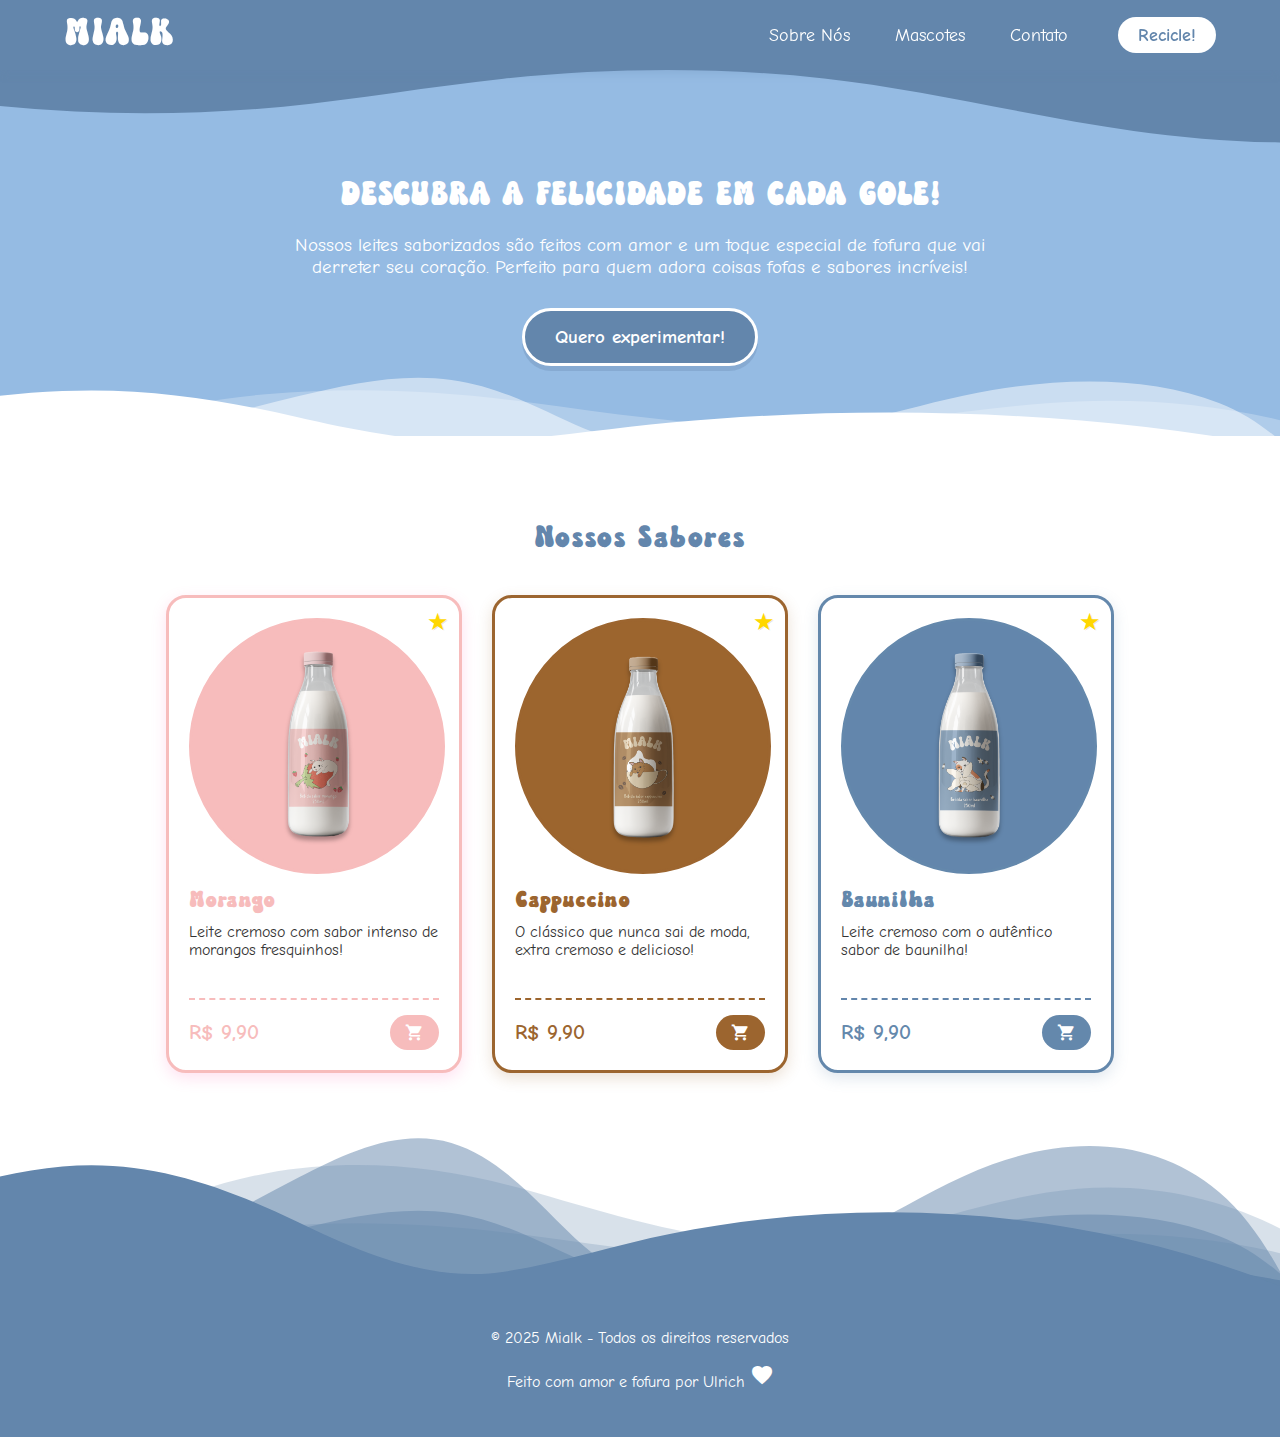
<file: index.html>
<!DOCTYPE html>
<html lang="pt-br">
<head>
    <meta charset="UTF-8">
    <meta name="viewport" content="width=device-width, initial-scale=1.0">
    <title>Mialk - Leites Saborizados</title>
    <link rel="stylesheet" href="style.css">
    <link rel="icon" href="./assets/favicon.svg" type="image/svg+xml">
    <link href="https://fonts.googleapis.com/icon?family=Material+Icons" rel="stylesheet">
    <link href="https://fonts.googleapis.com/css2?family=Comic+Neue:wght@400;700&display=swap" rel="stylesheet">
</head>
<body>
    <!-- Navbar -->
    <nav class="navbar">
        <div class="logo-nav"><a href="./">MIALK</a></div>
        
        <button class="menu-toggle" aria-label="Menu">
            <i class="material-icons">menu</i>
        </button>
        
        <ul class="nav-links">
            <li><a href="./about.html">Sobre Nós</a></li>
            <li><a href="./mascots.html">Mascotes</a></li>
            <li><a href="./contact.html">Contato</a></li>
            <li><a href="./recycle.html" class="nav-cta-recicle">Recicle!</a></li>
        </ul>
    </nav>
    
    <!-- Hero Section -->
    <section class="hero">
        <div class="wave wave-top"></div>
        <div class="hero-content">
            <h2>DESCUBRA A FELICIDADE EM CADA GOLE!</h2>
            <p>Nossos leites saborizados são feitos com amor e um toque especial de fofura que vai derreter seu coração. Perfeito para quem adora coisas fofas e sabores incríveis!</p>
            <a href="#produtos" class="cta-button">Quero experimentar!</a>
        </div>
        <div class="wave wave-bottom"></div>
    </section>
    
    <!-- Produtos -->
    <section class="produtos" id="produtos">
        <div class="produto-wave-top"></div>
        <div class="produtos-content">
            <h2>Nossos Sabores</h2>
            <div class="produtos-container">
                <div class="produto" id="morango">
                    <div class="produto-img"><img src="assets/garrafa_morango.png" alt="Morango Fofo" class="fruta-svg" data-sabor="morango"></div>
                    <h3>Morango</h3>
                    <p>Leite cremoso com sabor intenso de morangos fresquinhos!</p>
                    <div class="produto-footer">
                        <span id="morango-preco" class="preco">R$ 9,90</span>
                        <button class="btn-comprar" aria-label="Adicionar ao carrinho">
                            <i class="material-icons">shopping_cart</i>
                        </button>
                    </div>
                </div>
                <div class="produto" id="cappuccino">
                    <div class="produto-img"><img src="assets/garrafa_cappuccino.png" alt="Cappuccino Fofo" class="fruta-svg" data-sabor="cappuccino"></div>
                    <h3>Cappuccino</h3>
                    <p>O clássico que nunca sai de moda, extra cremoso e delicioso!</p>
                    <div class="produto-footer">
                    <span id="cappuccino-preco" class="preco">R$ 9,90</span>
                    <button class="btn-comprar" aria-label="Adicionar ao carrinho">
                        <i class="material-icons">shopping_cart</i>
                    </button>
                </div>
                </div>
                <div class="produto" id="baunilha">
                    <div class="produto-img"><img src="assets/garrafa_baunilha.png" alt="Baunilha Fofa" class="fruta-svg" data-sabor="baunilha"></div>
                    <h3>Baunilha</h3>
                    <p>Leite cremoso com o autêntico sabor de baunilha!</p>
                    <div class="produto-footer">
                        <span id="baunilha-preco" class="preco">R$ 9,90</span>
                        <button class="btn-comprar" aria-label="Adicionar ao carrinho">
                            <i class="material-icons">shopping_cart</i>
                        </button>
                    </div>
                </div>
                </div>
            </div>
        </div>
        <div class="produto-wave-bottom"></div>
    </section>
    
    <!-- Footer -->
    <footer>
        <div class="footer-wave"></div>
        <div class="footer-content">
            <p>© 2025 Mialk - Todos os direitos reservados</p>
            <p>Feito com amor e fofura por <a href="https://www.github.com/uirich" target="_blank">Ulrich</a> <i class="material-icons">favorite</i></p>
        </div>
    </footer>
    <script src="script.js"></script>
</body>
</html>
</file>
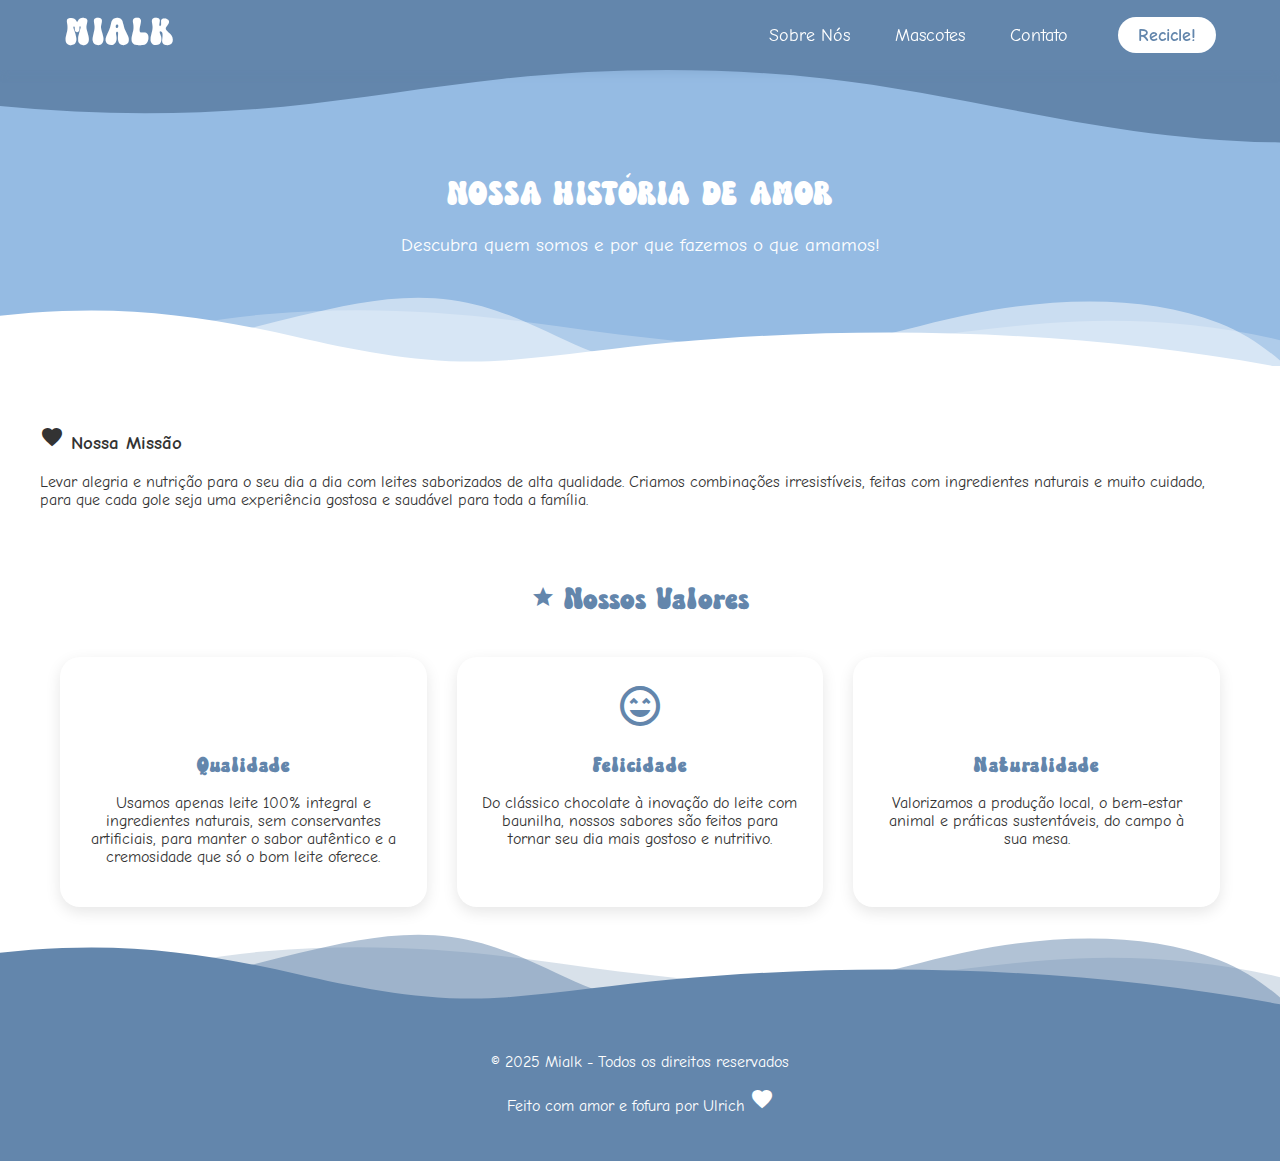
<file: about.html>
<!DOCTYPE html>
<html lang="pt-br">
<head>
    <meta charset="UTF-8">
    <meta name="viewport" content="width=device-width, initial-scale=1.0">
    <title>Mialk - Sobre Nós</title>
    <link rel="stylesheet" href="style.css">
    <link rel="icon" href="./assets/favicon.svg" type="image/svg+xml">
    <link href="https://fonts.googleapis.com/icon?family=Material+Icons" rel="stylesheet">
    <link href="https://fonts.googleapis.com/css2?family=Comic+Neue:wght@400;700&display=swap" rel="stylesheet">
</head>
<body>
    <!-- Navbar -->
    <nav class="navbar">
        <div class="logo-nav"><a href="./">MIALK</a></div>
        
        <button class="menu-toggle" aria-label="Menu">
            <i class="material-icons">menu</i>
        </button>
        
        <ul class="nav-links">
            <li><a href="./about.html">Sobre Nós</a></li>
            <li><a href="./mascots.html">Mascotes</a></li>
            <li><a href="./contact.html">Contato</a></li>
            <li><a href="./recycle.html" class="nav-cta-recicle">Recicle!</a></li>
        </ul>
    </nav>
    
    <!-- Hero Section -->
    <section class="hero">
        <div class="wave wave-top"></div>
        <div class="hero-content">
            <h2>NOSSA HISTÓRIA DE AMOR</h2>
            <p>Descubra quem somos e por que fazemos o que amamos!</p>
        </div>
        <div class="wave wave-bottom"></div>
    </section>
    
    <!-- Conteúdo Sobre -->
    <section class="sobre-content">
        <div class="missao">
            <div class="sobre-texto">
                <h3><i class="material-icons">favorite</i> Nossa Missão</h3>
                <p>Levar alegria e nutrição para o seu dia a dia com leites saborizados de alta qualidade. Criamos combinações irresistíveis, feitas com ingredientes naturais e muito cuidado, para que cada gole seja uma experiência gostosa e saudável para toda a família.</p>
            </div>
        </div>
        
        <div class="valores">
            <h3><i class="material-icons">star</i> Nossos Valores</h3>
            <div class="valores-grid">
                <div class="valor-card">
                    <i class="material-icons">emoji_food_beverage</i>
                    <h4>Qualidade</h4>
                    <p>Usamos apenas leite 100% integral e ingredientes naturais, sem conservantes artificiais, para manter o sabor autêntico e a cremosidade que só o bom leite oferece.</p>
                </div>
                <div class="valor-card">
                    <i class="material-icons">sentiment_very_satisfied</i>
                    <h4>Felicidade</h4>
                    <p>Do clássico chocolate à inovação do leite com baunilha, nossos sabores são feitos para tornar seu dia mais gostoso e nutritivo.</p>
                </div>
                <div class="valor-card">
                    <i class="material-icons">eco</i>
                    <h4>Naturalidade</h4>
                    <p>Valorizamos a produção local, o bem-estar animal e práticas sustentáveis, do campo à sua mesa.</p>
                </div>
            </div>
        </div>
    </section>
    
    <!-- Footer -->
    <footer>
        <div class="footer-wave"></div>
        <div class="footer-content">
            <p>© 2025 Mialk - Todos os direitos reservados</p>
            <p>Feito com amor e fofura por <a href="https://www.github.com/uirich" target="_blank">Ulrich</a> <i class="material-icons">favorite</i></p>
        </div>
    </footer>
    <script src="script.js"></script>
</body>
</html>
</file>
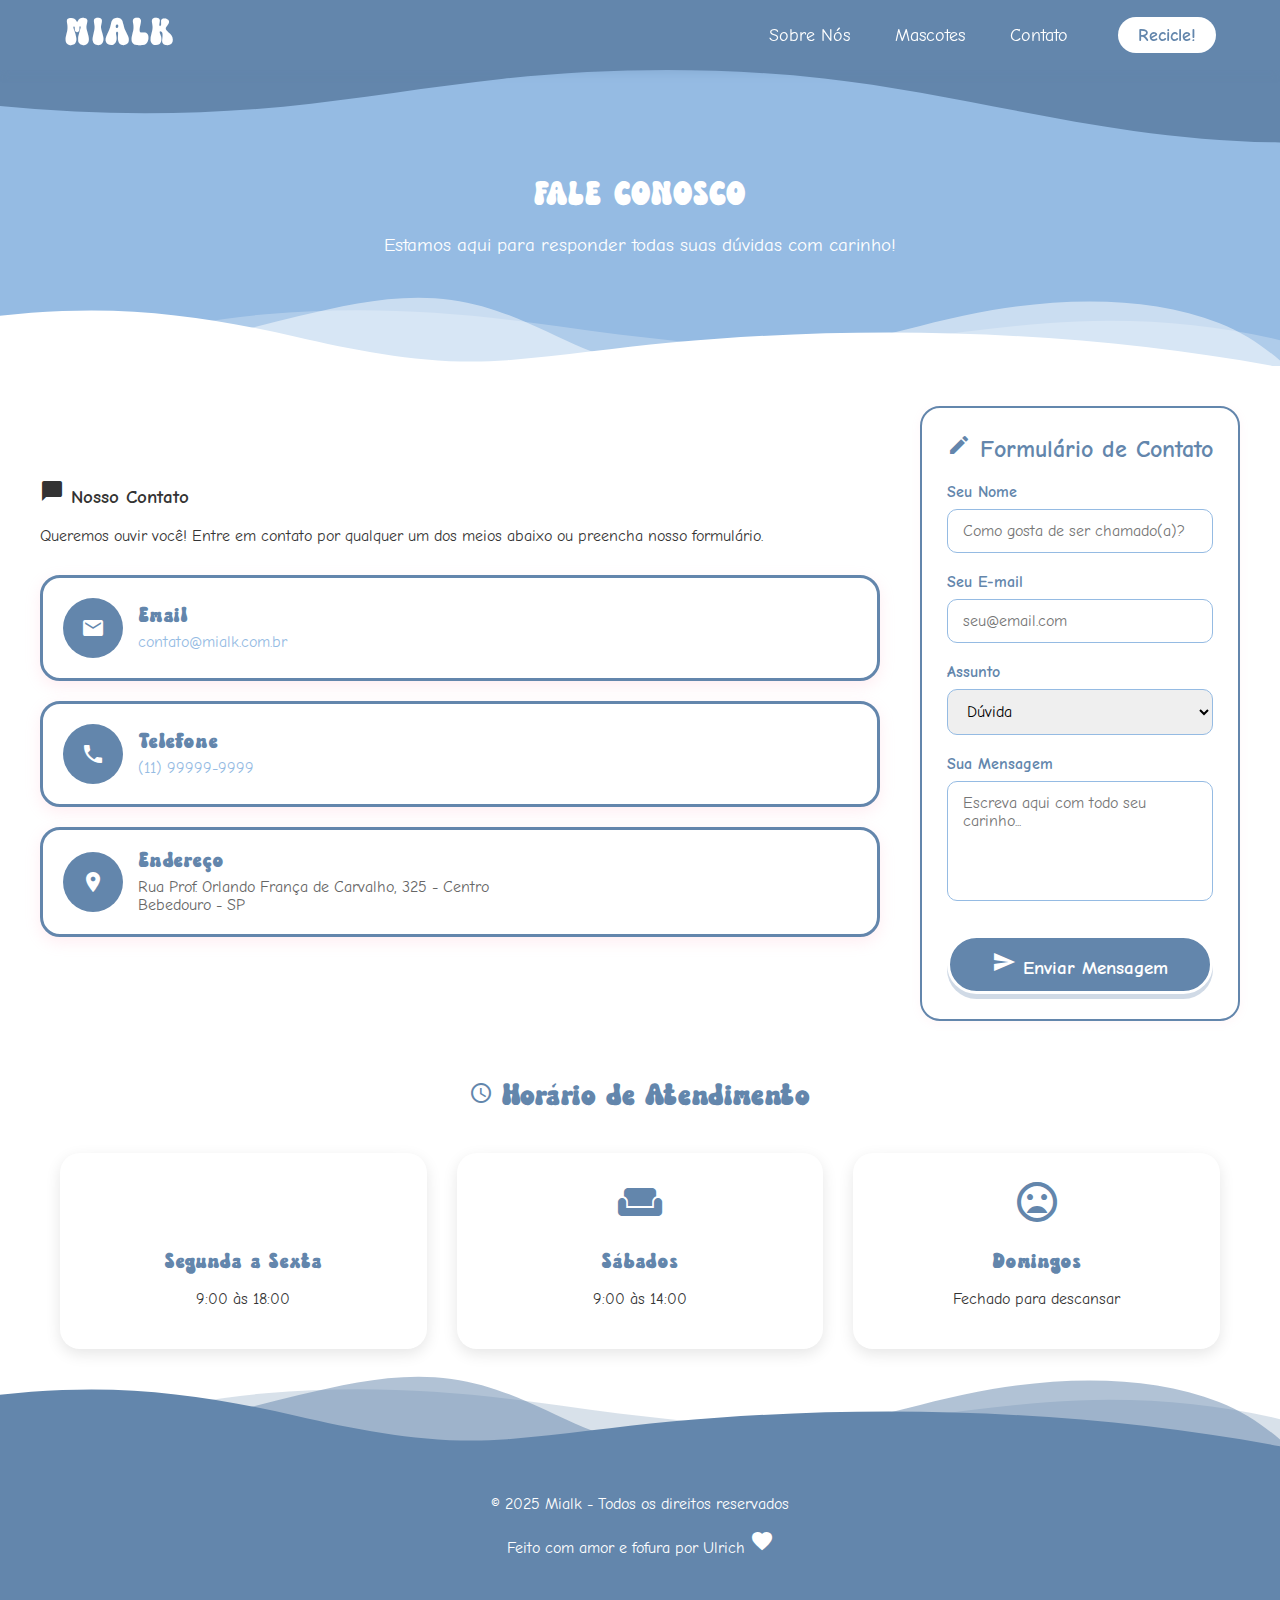
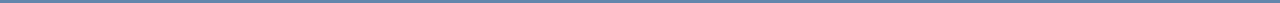
<file: contact.html>
<!DOCTYPE html>
<html lang="pt-br">
<head>
    <meta charset="UTF-8">
    <meta name="viewport" content="width=device-width, initial-scale=1.0">
    <title>Mialk - Contato</title>
    <link rel="stylesheet" href="style.css">
    <link rel="icon" href="./assets/favicon.svg" type="image/svg+xml">
    <link href="https://fonts.googleapis.com/icon?family=Material+Icons" rel="stylesheet">
    <link href="https://fonts.googleapis.com/css2?family=Comic+Neue:wght@400;700&display=swap" rel="stylesheet">
</head>
<body>
    <!-- Navbar -->
    <nav class="navbar">
        <div class="logo-nav"><a href="./">MIALK</a></div>
        
        <button class="menu-toggle" aria-label="Menu">
            <i class="material-icons">menu</i>
        </button>
        
        <ul class="nav-links">
            <li><a href="./about.html">Sobre Nós</a></li>
            <li><a href="./mascots.html">Mascotes</a></li>
            <li><a href="./contact.html" class="active">Contato</a></li>
            <li><a href="./recycle.html" class="nav-cta-recicle">Recicle!</a></li>
        </ul>
    </nav>
    
    <!-- Hero Section -->
    <section class="hero">
        <div class="wave wave-top"></div>
        <div class="hero-content">
            <h2>FALE CONOSCO</h2>
            <p>Estamos aqui para responder todas suas dúvidas com carinho!</p>
        </div>
        <div class="wave wave-bottom"></div>
    </section>
    
    <!-- Conteúdo Contato -->
    <section class="sobre-content">
        <div class="missao">
            <div class="sobre-texto">
                <h3><i class="material-icons">chat_bubble</i> Nosso Contato</h3>
                <p>Queremos ouvir você! Entre em contato por qualquer um dos meios abaixo ou preencha nosso formulário.</p>
                
                <div class="contato-info">
                    <div class="info-card">
                        <div class="info-icon">
                            <i class="material-icons">email</i>
                        </div>
                        <div class="info-text">
                            <h4>Email</h4>
                            <a href="mailto:contato@mialk.com.br">contato@mialk.com.br</a>
                        </div>
                    </div>
                    
                    <div class="info-card">
                        <div class="info-icon">
                            <i class="material-icons">phone</i>
                        </div>
                        <div class="info-text">
                            <h4>Telefone</h4>
                            <a href="tel:+5511999999999">(11) 99999-9999</a>
                        </div>
                    </div>
                    
                    <div class="info-card">
                        <div class="info-icon">
                            <i class="material-icons">location_on</i>
                        </div>
                        <div class="info-text">
                            <h4>Endereço</h4>
                            <p>Rua Prof. Orlando França de Carvalho, 325 - Centro <br>Bebedouro - SP</p>
                        </div>
                    </div>
                </div>
            </div>
            
            <div class="sobre-imagem">
                <div class="form-container">
                    <h3><i class="material-icons">edit</i> Formulário de Contato</h3>
                    <form id="contatoForm">
                        <div class="form-group">
                            <label for="nome">Seu Nome</label>
                            <input type="text" id="nome" name="nome" required class="form-control" placeholder="Como gosta de ser chamado(a)?">
                        </div>
                        
                        <div class="form-group">
                            <label for="email">Seu E-mail</label>
                            <input type="email" id="email" name="email" required class="form-control" placeholder="seu@email.com">
                        </div>
                        
                        <div class="form-group">
                            <label for="assunto">Assunto</label>
                            <select id="assunto" name="assunto" class="form-control">
                                <option value="duvida">Dúvida</option>
                                <option value="sugestao">Reclamação</option>
                                <option value="elogio">Sugestão</option>
                                <option value="outro">Outro</option>
                            </select>
                        </div>
                        
                        <div class="form-group">
                            <label for="mensagem">Sua Mensagem</label>
                            <textarea id="mensagem" name="mensagem" rows="5" required class="form-control" placeholder="Escreva aqui com todo seu carinho..."></textarea>
                        </div>
                        
                        <button type="submit" class="cta-button">
                            <i class="material-icons">send</i> Enviar Mensagem
                        </button>
                    </form>
                </div>
            </div>
        </div>
        
        <div class="valores">
            <h3><i class="material-icons">schedule</i> Horário de Atendimento</h3>
            <div class="valores-grid">
                <div class="valor-card">
                    <i class="material-icons">calendar_today</i>
                    <h4>Segunda a Sexta</h4>
                    <p>9:00 às 18:00</p>
                </div>
                <div class="valor-card">
                    <i class="material-icons">weekend</i>
                    <h4>Sábados</h4>
                    <p>9:00 às 14:00</p>
                </div>
                <div class="valor-card">
                    <i class="material-icons">mood_bad</i>
                    <h4>Domingos</h4>
                    <p>Fechado para descansar</p>
                </div>
            </div>
        </div>
    </section>
    
    <!-- Footer -->
    <footer>
        <div class="footer-wave"></div>
        <div class="footer-content">
            <p>© 2025 Mialk - Todos os direitos reservados</p>
            <p>Feito com amor e fofura por <a href="https://www.github.com/uirich" target="_blank">Ulrich</a> <i class="material-icons">favorite</i></p>
        </div>
    </footer>
    <script src="script.js"></script>
</body>
</html>
</file>
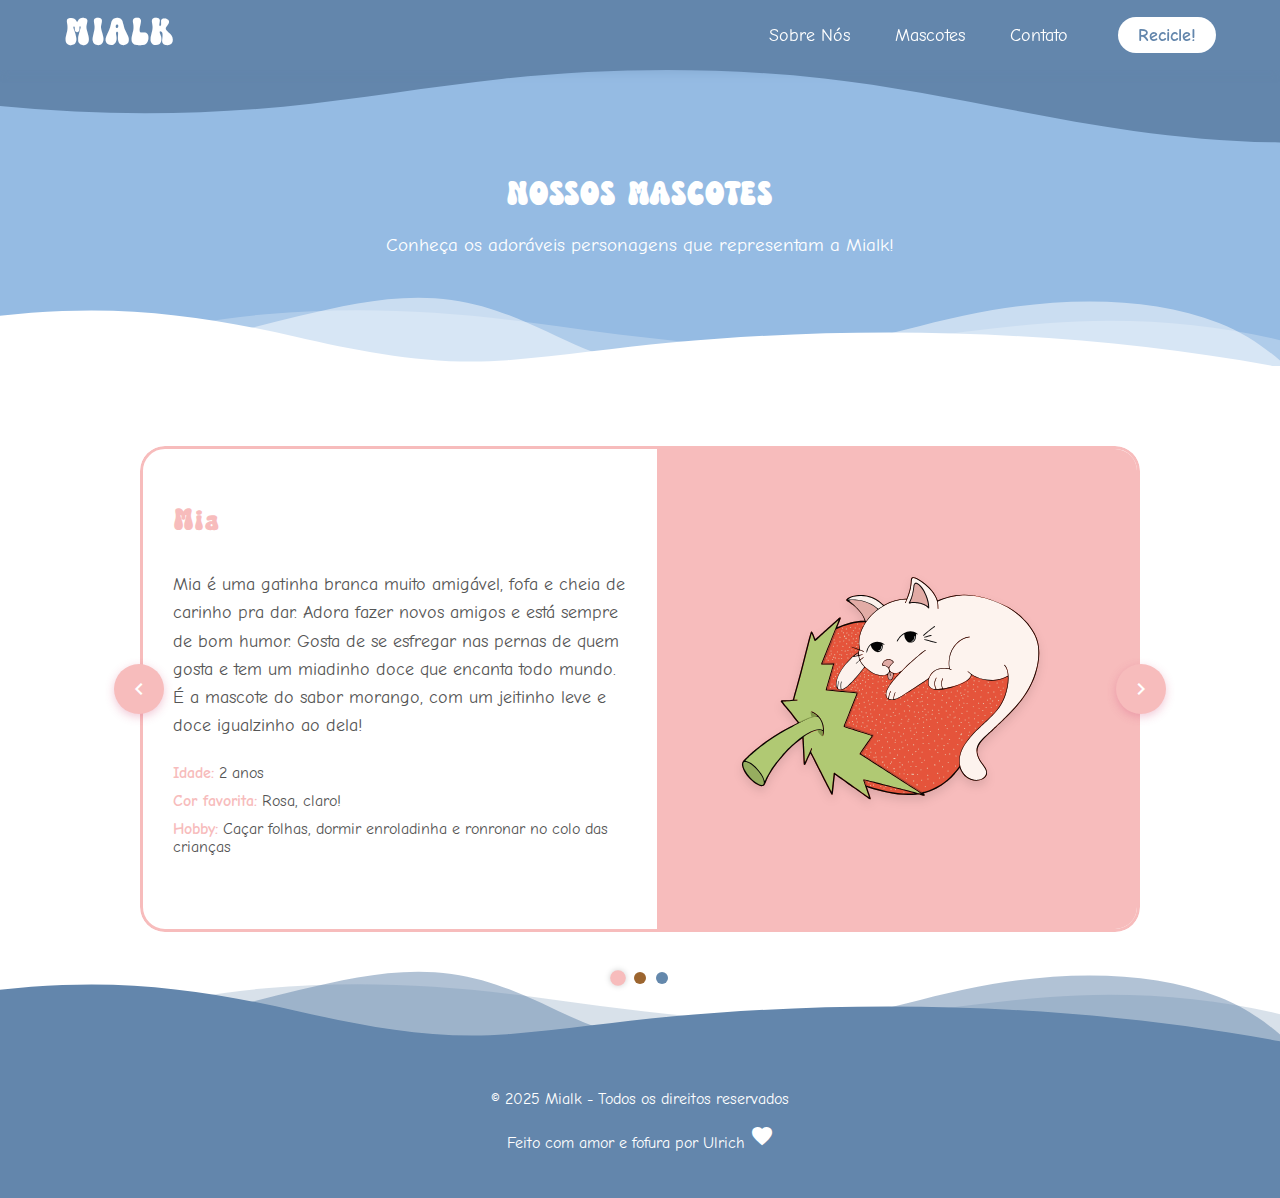
<file: mascots.html>
<!DOCTYPE html>
<html lang="pt-br">
<head>
    <meta charset="UTF-8">
    <meta name="viewport" content="width=device-width, initial-scale=1.0">
    <title>Mialk - Mascotes</title>
    <link rel="stylesheet" href="style.css">
    <link rel="icon" href="./assets/favicon.svg" type="image/svg+xml">
    <link href="https://fonts.googleapis.com/icon?family=Material+Icons" rel="stylesheet">
    <link href="https://fonts.googleapis.com/css2?family=Comic+Neue:wght@400;700&display=swap" rel="stylesheet">
</head>
<body>
    <!-- Navbar -->
    <nav class="navbar">
        <div class="logo-nav"><a href="./">MIALK</a></div>
        
        <button class="menu-toggle" aria-label="Menu">
            <i class="material-icons">menu</i>
        </button>
        
        <ul class="nav-links">
            <li><a href="./about.html">Sobre Nós</a></li>
            <li><a href="./mascots.html">Mascotes</a></li>
            <li><a href="./contact.html">Contato</a></li>
            <li><a href="./recycle.html" class="nav-cta-recicle">Recicle!</a></li>
        </ul>
    </nav>
    
    <!-- Hero Section -->
    <section class="hero">
        <div class="wave wave-top"></div>
        <div class="hero-content">
            <h2>NOSSOS MASCOTES</h2>
            <p>Conheça os adoráveis personagens que representam a Mialk!</p>
        </div>
        <div class="wave wave-bottom"></div>
    </section>
    
    <!-- Carrossel de Mascotes -->
    <section class="produtos">
        <div class="produtos-content">
            <div class="mascotes-carrossel">
                <!-- Controles do Carrossel -->
                <button class="carrossel-controle prev" aria-label="Anterior">
                    <i class="material-icons">chevron_left</i>
                </button>
                
                <div class="carrossel-container">
                    <!-- Item 1 - Mascote Morango -->
                    <div class="carrossel-item active" id="morango-mascote">
                        <div class="mascote-info">
                            <div class="mascote-card">
                                <h3>Mia</h3>
                                <p>Mia é uma gatinha branca muito amigável, fofa e cheia de carinho pra dar. Adora fazer novos amigos e está sempre de bom humor. Gosta de se esfregar nas pernas de quem gosta e tem um miadinho doce que encanta todo mundo. É a mascote do sabor morango, com um jeitinho leve e doce igualzinho ao dela!</p>
                                <ul class="mascote-detalhes">
                                    <li><strong>Idade:</strong> 2 anos</li>
                                    <li><strong>Cor favorita:</strong> Rosa, claro!</li>
                                    <li><strong>Hobby:</strong> Caçar folhas, dormir enroladinha e ronronar no colo das crianças</li>
                                </ul>
                            </div>
                            <div class="mascote-imagem">
                                <img src="assets/morango.svg" alt="Moranguinho" class="mascote-img">
                            </div>
                        </div>
                    </div>
                    
                    <!-- Item 2 - Mascote Cappuccino -->
                    <div class="carrossel-item" id="cappuccino-mascote">
                        <div class="mascote-info">
                            <div class="mascote-card">
                                <h3>Tino</h3>
                                <p>Tino é aquele gato laranja clássico: um pouco preguiçoso, muito tranquilo, e sempre pronto pra um cochilo depois do lanche. Adora carinho na barriga (mas só quando ele quer) e vive procurando o lugar mais quentinho da casa pra se esticar. Representa o sabor cappuccino, com um jeitão calmo e aconchegante.</p>
                                <ul class="mascote-detalhes">
                                    <li><strong>Idade:</strong> 3 anos</li>
                                    <li><strong>Cor favorita:</strong> Marrom aconchegante</li>
                                    <li><strong>Hobby:</strong> Dormir em caixas e observar passarinhos pela janela</li>
                                </ul>
                            </div>
                            <div class="mascote-imagem">
                                <img src="assets/cappuccino.svg" alt="Cafézinho" class="mascote-img">
                            </div>
                        </div>
                    </div>
                    
                    <!-- Item 3 - Mascote Baunilha -->
                    <div class="carrossel-item" id="baunilha-mascote">
                        <div class="mascote-info">
                            <div class="mascote-card">
                                <h3>Calcifer</h3>
                                <p>Calcifer é um gato calico mais sério, que sempre parece estar de plantão. Observador, esperto e um pouco reservado, mas super protetor com seus amigos. Gosta de silêncio e se sente bem quando está no controle da situação. É o mascote da baunilha, um sabor clássico e cheio de personalidade — assim como ele.</p>
                                <ul class="mascote-detalhes">
                                    <li><strong>Idade:</strong> 4 anos e meio</li>
                                    <li><strong>Cor favorita:</strong> Azul celeste</li>
                                    <li><strong>Hobby:</strong> Escalar móveis, se esconder em lugares altos e vigiar tudo com olhos atentos</li>
                                </ul>
                            </div>
                            <div class="mascote-imagem">
                                <img src="assets/baunilha.svg" alt="Nuvem Doce" class="mascote-img">
                            </div>
                        </div>
                    </div>
                </div>
                
                <button class="carrossel-controle next" aria-label="Próximo">
                    <i class="material-icons">chevron_right</i>
                </button>
            </div>
            
            <!-- Indicadores -->
            <div class="carrossel-indicadores">
                <button class="indicador active" aria-label="Mostrar Moranguinho"></button>
                <button class="indicador" aria-label="Mostrar Cafézinho"></button>
                <button class="indicador" aria-label="Mostrar Nuvem Doce"></button>
            </div>
        </div>
    </section>
    
    <!-- Footer -->
    <footer>
        <div class="footer-wave"></div>
        <div class="footer-content">
            <p>© 2025 Mialk - Todos os direitos reservados</p>
            <p>Feito com amor e fofura por <a href="https://www.github.com/uirich" target="_blank">Ulrich</a> <i class="material-icons">favorite</i></p>
        </div>
    </footer>
    <script src="script.js"></script>
</body>
</html>
</file>
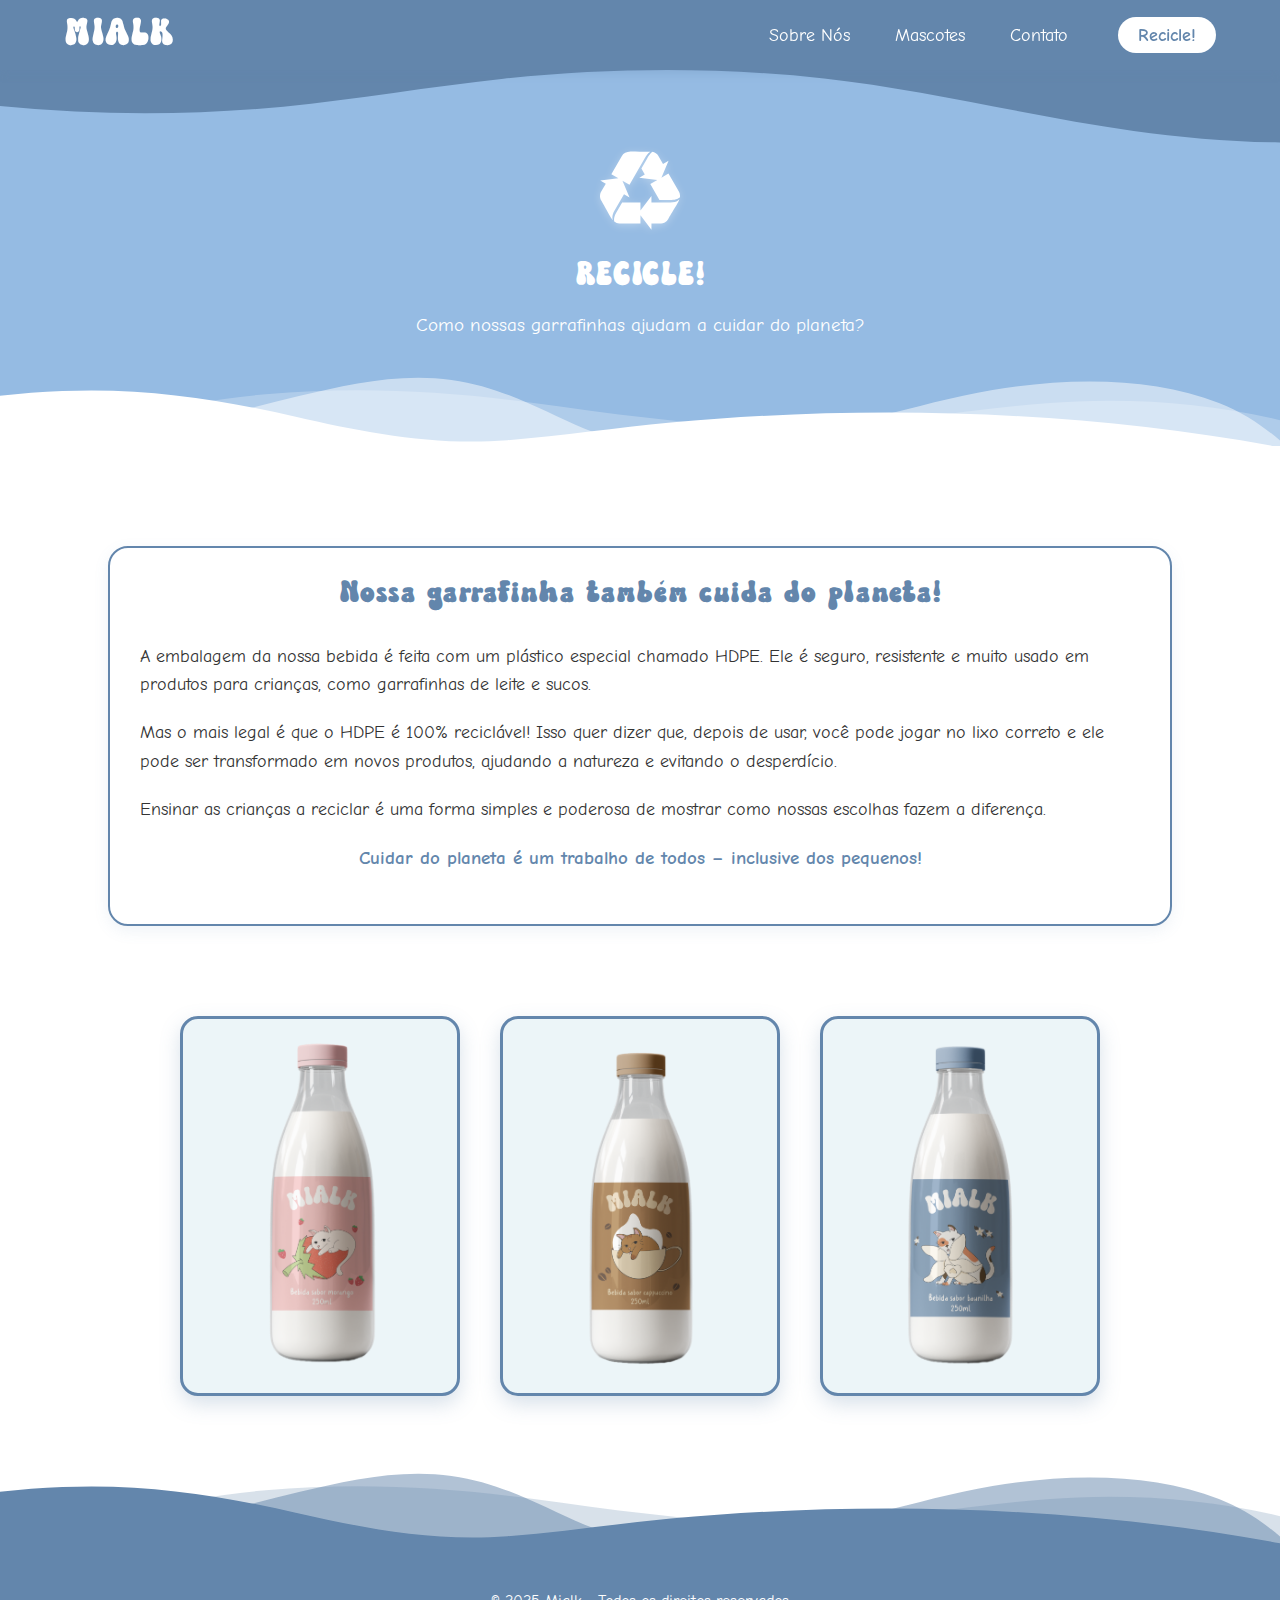
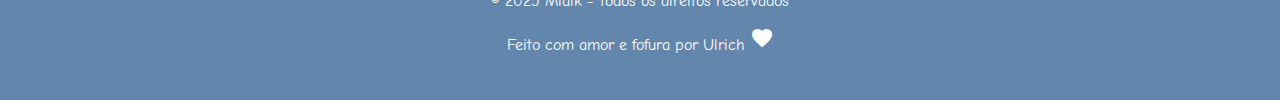
<file: recycle.html>
<!DOCTYPE html>
<html lang="pt-br">
<head>
    <meta charset="UTF-8">
    <meta name="viewport" content="width=device-width, initial-scale=1.0">
    <title>Mialk - Recicle!</title>
    <link rel="stylesheet" href="style.css">
    <link rel="icon" href="./assets/favicon.svg" type="image/svg+xml">
    <link href="https://fonts.googleapis.com/icon?family=Material+Icons" rel="stylesheet">
    <link href="https://fonts.googleapis.com/css2?family=Comic+Neue:wght@400;700&display=swap" rel="stylesheet">
</head>
<body>
    <!-- Navbar -->
    <nav class="navbar">
        <div class="logo-nav"><a href="./">MIALK</a></div>
        
        <button class="menu-toggle" aria-label="Menu">
            <i class="material-icons">menu</i>
        </button>
        
        <ul class="nav-links">
            <li><a href="./about.html">Sobre Nós</a></li>
            <li><a href="./mascots.html">Mascotes</a></li>
            <li><a href="./contact.html">Contato</a></li>
            <li><a href="./recycle.html" class="nav-cta-recicle">Recicle!</a></li>
        </ul>
    </nav>
    
    <!-- Hero Section -->
    <section class="hero">
        <div class="wave wave-top"></div>
        <div class="hero-content">
            <img src="./assets/recycle.svg" alt="Ícone de Reciclagem" class="recycle-hero-icon">
            <h2>RECICLE!</h2>
            <p>Como nossas garrafinhas ajudam a cuidar do planeta?</p>
        </div>
        <div class="wave wave-bottom"></div>
    </section>
    
    <!-- Seção de Reciclagem -->
    <section class="produtos">
        <div class="produtos-content">
            <div class="reciclagem-container">
                <div class="reciclagem-texto">
                    <h3>Nossa garrafinha também cuida do planeta!</h3>
                    <p>A embalagem da nossa bebida é feita com um plástico especial chamado HDPE. Ele é seguro, resistente e muito usado em produtos para crianças, como garrafinhas de leite e sucos.</p>
                    
                    <p>Mas o mais legal é que o HDPE é 100% reciclável! Isso quer dizer que, depois de usar, você pode jogar no lixo correto e ele pode ser transformado em novos produtos, ajudando a natureza e evitando o desperdício.</p>
                    
                    <p>Ensinar as crianças a reciclar é uma forma simples e poderosa de mostrar como nossas escolhas fazem a diferença.</p>
                    
                    <p class="destaque">Cuidar do planeta é um trabalho de todos – inclusive dos pequenos!</p>
                </div>

                <div class="garrafas-grid">
                    <img src="assets/garrafa_morango.png" alt="Garrafa de Morango" class="garrafa-img">
                    <img src="assets/garrafa_cappuccino.png" alt="Garrafa de Cappuccino" class="garrafa-img">
                    <img src="assets/garrafa_baunilha.png" alt="Garrafa de Baunilha" class="garrafa-img">
                </div>
            </div>
        </div>
    </section>
    
    <!-- Footer -->
    <footer>
        <div class="footer-wave"></div>
        <div class="footer-content">
            <p>© 2025 Mialk - Todos os direitos reservados</p>
            <p>Feito com amor e fofura por <a href="https://www.github.com/uirich" target="_blank">Ulrich</a> <i class="material-icons">favorite</i></p>
        </div>
    </footer>
    <script src="script.js"></script>
</body>
</html>
</file>
<file: style.css>
/* Stylesheet */

/* Fontes */
@font-face {
    font-family: 'Meowtalk';
    src: url(./fonts/Meowtalk.otf);
}

@font-face {
    font-family: 'CuteEaster';
    src: url(./fonts/CuteEaster.otf);
}

/* Estilos Gerais */
body {
    font-family: 'Comic Neue', cursive, sans-serif;
    margin: 0;
    padding: 0;
    background-color: rgb(255, 255, 255);
    color: #333;
    overflow-x: hidden;
}

a {
    text-decoration: none; 
    color: inherit; 
}

a:hover {
    color: inherit; 
    text-decoration: none; /
}

/* Cores temáticas */
:root {
    --breeze: #95bbe3;
    --sky: #6386ac;
    --powder: #ecf5f8;
    --rosa-forte: #f7bcbc;
    --rosa-claro: #f7bcbc;
    --branco: rgb(255, 255, 255);
    --cappuccino: #9c652f;
    --cappuccino-claro: #9c652e;
    --baunilha: #6488ac;
    --baunilha-claro: #6386ac;
}

/* Navbar */
.navbar {
    background-color: var(--sky); 
    padding: 15px 5%;
    display: flex;
    justify-content: space-between;
    align-items: center;
    position: sticky;
    top: 0;
    z-index: 100;
    box-shadow: 0 2px 10px rgba(99, 134, 172, 0.3);
}

.logo-nav {
    font-size: 2.5rem;
    font-family: 'CuteEaster';
    letter-spacing: 0.1rem;
    color: white;
}

.nav-links {
    display: flex;
    list-style: none;
    gap: 25px;
    margin: 0;
    padding: 0;
}

.nav-links a {
    color: white;
    text-decoration: none;
    font-size: 1.1rem;
    transition: all 0.3s;
    padding: 5px 10px;
    border-radius: 20px;
}

.nav-links a:hover {
    background-color: var(--breeze); 
    transform: translateY(-2px);
}

.nav-cta {
    background-color: white;
    color: var(--sky) !important; 
    padding: 8px 20px !important;
    font-weight: bold;
}

.nav-cta:hover {
    background-color: var(--breeze) !important; 
    color: white !important;
}

.nav-cta-recicle {
    background-color: white !important;
    color: var(--sky) !important;
    padding: 8px 20px !important;
    font-weight: bold;
    border-radius: 20px !important;
    margin-left: 15px;
    transition: all 0.3s;
    font-family: 'Comic Neue', cursive;
    position: relative;
}

.nav-cta-recicle:hover {
    background-color: var(--powder) !important;
    transform: translateY(-2px);
    box-shadow: 0 4px 8px rgba(99, 134, 172, 0.3);
    color: var(--sky) !important;
}

/* Hero Section */
.hero {
    background-color: var(--breeze); 
    position: relative;
    padding: 0;
    text-align: center;
}

.hero-content {
    padding: 80px 20px;
    max-width: 800px;
    margin: 0 auto;
}

.hero h2 {
    font-size: 2.2rem;
    letter-spacing: 0.05rem;
    font-family: 'CuteEaster';
    color: white;
    margin-bottom: 20px;
}

.hero p {
    font-size: 1.2rem;
    color: white;
    max-width: 700px;
    margin: 0 auto 30px;
}

/* Waves */
.wave {
    position: relative;
    width: 100%;
    height: 60px;
    overflow: hidden;
}

.wave-top {
    position: absolute;
    top: -1px;
    left: 0;
    width: 100%;
    height: 80px;
    background: url('data:image/svg+xml;utf8,<svg xmlns="http://www.w3.org/2000/svg" viewBox="0 0 1200 120" preserveAspectRatio="none"><path fill="%236386ac" d="M321.39,56.44c58-10.79,114.16-30.13,172-41.86,82.39-16.72,168.19-17.73,250.45-.39C823.78,31,906.67,72,985.66,92.83c70.05,18.48,146.53,26.09,214.34,3V0H0V27.35A600.21,600.21,0,0,0,321.39,56.44Z"/></svg>');    background-size: 120% 100%;
    background-repeat: no-repeat;
    background-position: center;
    z-index: 1;
    transform: rotate(360deg); 
}

.wave-bottom, .produto-wave-bottom {
    position: absolute;
    bottom: -5px; 
    left: 0;
    width: 100%;
    height: 80px;
    background: url('data:image/svg+xml;utf8,<svg viewBox="0 0 1200 120" xmlns="http://www.w3.org/2000/svg" preserveAspectRatio="none"><path fill="%23ffffff" d="M0,0V46.29c47.79,22.2,103.59,32.17,158,28,70.36-5.37,136.33-33.31,206.8-37.5C438.64,32.43,512.34,53.67,583,72.05c69.27,18,138.3,24.88,209.4,13.08,36.15-6,69.85-17.84,104.45-29.34C989.49,25,1113-14.29,1200,52.47V0Z" opacity=".25"/><path fill="%23ffffff" d="M0,0V15.81C13,36.92,27.64,56.86,47.69,72.05,99.41,111.27,165,111,224.58,91.58c31.15-10.15,60.09-26.07,89.67-39.8,40.92-19,84.73-46,130.83-49.67,36.26-2.85,70.9,9.42,98.6,31.56,31.77,25.39,62.32,62,103.63,73,40.44,10.79,81.35-6.69,119.13-24.28s75.16-39,116.92-43.05c59.73-5.85,113.28,22.88,168.9,38.84,30.2,8.66,59,6.17,87.09-7.5,22.43-10.89,48-26.93,60.65-49.24V0Z" opacity=".5"/><path fill="%23ffffff" d="M0,0V5.63C149.93,59,314.09,71.32,475.83,42.57c43-7.64,84.23-20.12,127.61-26.46,59-8.63,112.48,12.24,165.56,35.4C827.93,77.22,886,95.24,951.2,90c86.53-7,172.46-45.71,248.8-84.81V0Z"/></svg>');
    background-size: 120% 100%;
    background-repeat: no-repeat;
    transform: rotate(180deg);
    z-index: 1;
}


.produto-wave-top, 
.produto-wave-bottom {
    width: 100%;
    height: -10px; 
    background-size: 120% 100%; 
    margin: -10px 0;
}

.produto-wave-top {
    background: url('data:image/svg+xml;utf8,<svg viewBox="0 0 1200 120" xmlns="http://www.w3.org/2000/svg" fill="%23ffffff"><path d="M0,0V46.29c47.79,22.2,103.59,32.17,158,28,70.36-5.37,136.33-33.31,206.8-37.5C438.64,32.43,512.34,53.67,583,72.05c69.27,18,138.3,24.88,209.4,13.08,36.15-6,69.85-17.84,104.45-29.34C989.49,25,1113-14.29,1200,52.47V0Z" opacity=".25"/><path d="M0,0V15.81C13,36.92,27.64,56.86,47.69,72.05,99.41,111.27,165,111,224.58,91.58c31.15-10.15,60.09-26.07,89.67-39.8,40.92-19,84.73-46,130.83-49.67,36.26-2.85,70.9,9.42,98.6,31.56,31.77,25.39,62.32,62,103.63,73,40.44,10.79,81.35-6.69,119.13-24.28s75.16-39,116.92-43.05c59.73-5.85,113.28,22.88,168.9,38.84,30.2,8.66,59,6.17,87.09-7.5,22.43-10.89,48-26.93,60.65-49.24V0Z" opacity=".5"/><path d="M0,0V5.63C149.93,59,314.09,71.32,475.83,42.57c43-7.64,84.23-20.12,127.61-26.46,59-8.63,112.48,12.24,165.56,35.4C827.93,77.22,886,95.24,951.2,90c86.53-7,172.46-45.71,248.8-84.81V0Z"/></svg>');
}

.produto-wave-bottom {
    position: relative;
    width: 100%;
    height: 170px;
    bottom: -1px;
    background: url('data:image/svg+xml;utf8,<svg viewBox="0 0 1200 120" xmlns="http://www.w3.org/2000/svg" preserveAspectRatio="none"><path fill="%236386ac" d="M0,0V46.29c47.79,22.2,103.59,32.17,158,28,70.36-5.37,136.33-33.31,206.8-37.5C438.64,32.43,512.34,53.67,583,72.05c69.27,18,138.3,24.88,209.4,13.08,36.15-6,69.85-17.84,104.45-29.34C989.49,25,1113-14.29,1200,52.47V0Z" opacity=".25"/><path fill="%236386ac" d="M0,0V15.81C13,36.92,27.64,56.86,47.69,72.05,99.41,111.27,165,111,224.58,91.58c31.15-10.15,60.09-26.07,89.67-39.8,40.92-19,84.73-46,130.83-49.67,36.26-2.85,70.9,9.42,98.6,31.56,31.77,25.39,62.32,62,103.63,73,40.44,10.79,81.35-6.69,119.13-24.28s75.16-39,116.92-43.05c59.73-5.85,113.28,22.88,168.9,38.84,30.2,8.66,59,6.17,87.09-7.5,22.43-10.89,48-26.93,60.65-49.24V0Z" opacity=".5"/><path fill="%236386ac" d="M0,0V5.63C149.93,59,314.09,71.32,475.83,42.57c43-7.64,84.23-20.12,127.61-26.46,59-8.63,112.48,12.24,165.56,35.4C827.93,77.22,886,95.24,951.2,90c86.53-7,172.46-45.71,248.8-84.81V0Z"/></svg>');    background-size: 120% 100%;
    background-repeat: no-repeat;
}

.footer-wave {
    position: absolute;
    top: -79px; 
    left: 0;
    width: 100%;
    height: 80px;
    background: url('data:image/svg+xml;utf8,<svg viewBox="0 0 1200 120" xmlns="http://www.w3.org/2000/svg" preserveAspectRatio="none"><path fill="%236386ac" d="M0,0V46.29c47.79,22.2,103.59,32.17,158,28,70.36-5.37,136.33-33.31,206.8-37.5C438.64,32.43,512.34,53.67,583,72.05c69.27,18,138.3,24.88,209.4,13.08,36.15-6,69.85-17.84,104.45-29.34C989.49,25,1113-14.29,1200,52.47V0Z" opacity=".25"/><path fill="%236386ac" d="M0,0V15.81C13,36.92,27.64,56.86,47.69,72.05,99.41,111.27,165,111,224.58,91.58c31.15-10.15,60.09-26.07,89.67-39.8,40.92-19,84.73-46,130.83-49.67,36.26-2.85,70.9,9.42,98.6,31.56,31.77,25.39,62.32,62,103.63,73,40.44,10.79,81.35-6.69,119.13-24.28s75.16-39,116.92-43.05c59.73-5.85,113.28,22.88,168.9,38.84,30.2,8.66,59,6.17,87.09-7.5,22.43-10.89,48-26.93,60.65-49.24V0Z" opacity=".5"/><path fill="%236386ac" d="M0,0V5.63C149.93,59,314.09,71.32,475.83,42.57c43-7.64,84.23-20.12,127.61-26.46,59-8.63,112.48,12.24,165.56,35.4C827.93,77.22,886,95.24,951.2,90c86.53-7,172.46-45.71,248.8-84.81V0Z"/></svg>');    background-size: 120% 100%;
    transform: rotate(180deg);
    background-repeat: no-repeat;
}

.cta-button {
    display: inline-block;
    background-color: var(--sky);
    color: white;
    padding: 15px 30px;
    border-radius: 50px;
    text-decoration: none;
    font-weight: bold;
    font-size: 1.2rem;
    border: 3px solid white;
    box-shadow: 0 5px 0 rgba(99, 134, 172, 0.3);
    transition: all 0.3s;
}

.cta-button:hover {
    transform: translateY(-3px);
    color: #ffff;
    box-shadow: 0 8px 0 rgba(99, 134, 172, 0.3);
}

/* Produtos */
.produtos {
    background-color: var(--branco);
    position: relative;
    padding: 0;
}

.produtos-content {
    padding: 60px 20px;
    max-width: 1200px;
    margin: 0 auto;
}

.produtos h2 {
    font-family: 'CuteEaster';
    letter-spacing: 0.1rem;
    font-size: 2rem;
    color: var(--sky);
    margin-bottom: 40px;
    text-align: center;
}

.produtos-container {
    display: flex;
    flex-wrap: wrap;
    justify-content: center;
    gap: 30px;
    margin: 0 auto;
}

.produto {
    background-color: white;
    border-radius: 20px;
    padding: 20px;
    width: 250px;
    box-shadow: 0 5px 15px rgba(255, 167, 191, 0.2);
    border: 3px solid var(--rosa-claro);
    transition: all 0.3s;
    position: relative;
    overflow: hidden;
}

#morango h3, #morango-preco { color: var(--rosa-forte); }
#cappuccino h3, #cappuccino-preco  { color: var(--cappuccino); }
#baunilha h3, #baunilha-preco { color: var(--baunilha); }


#morango {
    border: 3px solid var(--rosa-claro); 
    border-radius: 20px;
    box-shadow: 0 5px 15px rgba(255, 105, 180, 0.2);
  }
  
#cappuccino {
    border: 3px solid var(--cappuccino);
    border-radius: 20px;
    box-shadow: 0 5px 15px rgba(156, 101, 47, 0.2);
  }
  
#baunilha {
    border: 3px solid var(--baunilha);
    border-radius: 20px;
    box-shadow: 0 5px 15px rgba(100, 136, 172, 0.2);
  }

#morango .produto-img {
    background-color: var(--rosa-claro); 
    border: 3px solid var(--rosa-forte); 
  }
  
#cappuccino .produto-img {
    background-color: var(--cappuccino-claro);
    border: 3px solid var(--cappuccino); 
  }
  
#baunilha .produto-img {
    background-color: var(--baunilha-claro); 
    border: 3px solid var(--baunilha); 
  }


.produto:hover {
    transform: translateY(-10px);
    box-shadow: 0 15px 30px rgba(255, 167, 191, 0.3);
}

.produto:before {
    content: "★";
    position: absolute;
    top: 10px;
    right: 10px;
    color: gold;
    font-size: 1.5rem;
    text-shadow: 1px 1px 0 rgba(0,0,0,0.1);
}

.produto-img {
    width: 250px;
    height: 250px;
    background-color: var(--rosa-claro);
    border-radius: 50%;
    margin: 0 auto 15px;
    display: flex;
    align-items: center;
    justify-content: center;
    font-size: 4rem;
    color: white;
}

.fruta-svg {
    width: 80%; 
    height: 80%;
    filter: drop-shadow(0 4px 2px rgba(0, 0, 0, 0.3));
    transition: all 0.3s ease;
    object-fit: contain;
    display: block; 
    margin: 0 auto; 
}

.produto:hover .fruta-svg {
    transform: scale(1.1) rotate(5deg);
    filter: drop-shadow(0 6px 4px rgba(0, 0, 0, 0.4));
}

.produto h3 {
    font-family: 'CuteEaster';
    font-size: 1.5rem;
    letter-spacing: 0.05rem;
    color: #d14d7a;
    margin: 0 0 10px;
}

.produto p {
    margin: 0 0 15px;
    min-height: 60px;
}

.preco {
    font-weight: bold;
    font-size: 1.3rem;
}

.produto-footer {
    display: flex;
    justify-content: space-between;
    align-items: center;
    margin-top: 15px;
    padding-top: 15px;
}

.btn-comprar {
    display: flex;
    align-items: center;
    gap: 5px;
    background-color: var(--rosa-forte);
    color: white;
    border: none;
    border-radius: 20px;
    padding: 8px 15px;
    font-family: 'Comic Neue', cursive;
    font-weight: bold;
    cursor: pointer;
    transition: all 0.3s;
}

.btn-comprar:hover {
    background-color: #ff84a5;
    transform: translateY(-2px);
    box-shadow: 0 4px 8px rgba(255, 105, 180, 0.3);
}

.btn-comprar .material-icons {
    font-size: 1.2rem;
}

#morango .produto-footer {
    border-top: 2px dashed var(--rosa-claro);
}

#morango .btn-comprar {
    background-color: var(--rosa-forte);
}

#morango .btn-comprar:hover {
    background-color: #ff84a5;
    transform: scale(1.1);
}

#cappuccino .produto-footer {
    border-top: 2px dashed var(--cappuccino-claro);
}

#cappuccino .btn-comprar {
    background-color: var(--cappuccino);
}

#cappuccino .btn-comprar:hover {
    background-color: #b57a4a;
}

#baunilha .produto-footer {
    border-top: 2px dashed var(--baunilha-claro);
}

#baunilha .btn-comprar {
    background-color: var(--baunilha);
}

#baunilha .btn-comprar:hover {
    background-color: #4a6a8a;
}

.btn-comprar .material-icons {
    font-size: 1.2rem;
    transition: transform 0.3s;
}

.btn-comprar:hover .material-icons {
    animation: pulse 0.5s;
}

/* Footer */
footer {
    background-color: var(--sky);
    color: white;
    position: relative;
}

.footer-content {
    padding: 30px 20px;
    text-align: center;
}

.social-icons {
    margin: 15px 0;
}

.social-icons a {
    color: white;
    margin: 0 10px;
    font-size: 1.5rem;
    text-decoration: none;
}

/* Menu Hamburguer */
.menu-toggle {
    display: none;
    background: none;
    border: none;
    color: white;
    font-size: 2rem;
    cursor: pointer;
    z-index: 1001;
    padding: 10px;
}

/* Estilos da página Sobre */
.sobre-content {
    max-width: 1200px;
    margin: 0 auto;
    padding: 40px 20px;
}

.missao {
    display: flex;
    flex-wrap: wrap;
    align-items: center;
    gap: 40px;
    margin-bottom: 60px;
}

.sobre-texto {
    flex: 1;
    min-width: 300px;
}

.valores {
    margin: 60px 0;
    padding: 0px 20px;
}

.valores h3, .equipe h3 {
    text-align: center;
    font-family: 'CuteEaster';
    color: var(--sky);
    font-size: 2rem;
    margin-bottom: 30px;
}

.valores-grid {
    display: grid;
    grid-template-columns: repeat(auto-fit, minmax(250px, 1fr));
    gap: 30px;
    margin-top: 40px;
}

.valor-card {
    background: white;
    border-radius: 20px;
    padding: 25px;
    text-align: center;
    box-shadow: 0 5px 15px rgba(0, 0, 0, 0.1);
    transition: all 0.3s;
}

.valor-card:hover {
    transform: translateY(-10px);
    box-shadow: 0 15px 30px rgba(255, 167, 191, 0.2);
}

.valor-card i {
    font-size: 3rem;
    color: var(--sky);
    margin-bottom: 15px;
}

.valor-card h4 {
    font-family: 'CuteEaster';
    font-size: 1.4rem;
    letter-spacing: 0.05rem;
    color: var(--sky);
    margin: 10px 0;
}

/* Estilos da página Contato */
.contato-info {
    display: flex;
    flex-direction: column;
    gap: 20px;
    margin: 30px 0;
}

.info-card {
    background-color: white;
    border-radius: 20px;
    padding: 20px;
    box-shadow: 0 5px 15px rgba(255, 167, 191, 0.2);
    border: 3px solid var(--sky);
    display: flex;
    align-items: center;
    gap: 15px;
    transition: transform 0.3s ease;
}

.info-card:hover {
    transform: translateY(-5px);
}

.info-icon {
    width: 60px;
    height: 60px;
    background-color: var(--sky);
    border-radius: 50%;
    display: flex;
    align-items: center;
    justify-content: center;
    color: white;
    font-size: 1.8rem;
    flex-shrink: 0;
}

.info-text h4 {
    font-family: 'CuteEaster', cursive;
    color: var(--sky);
    margin: 0 0 5px;
    font-size: 1.4rem;
    letter-spacing: 0.05rem;
}

.info-text p, .info-text a {
    margin: 0;
    color: #666;
    font-size: 1rem;
}

.info-text a {
    color: var(--breeze);
    text-decoration: none;
    transition: color 0.3s;
}

.info-text a:hover {
    color: var(--sky);
}

.form-container {
    background: white;
    border-radius: 20px;
    padding: 25px;
    border: 2px solid var(--sky);
    box-shadow: 0 2px 10px rgba(255, 167, 191, 0.1);
}

.form-container h3 {
    margin: 0 0 20px 0;
    font-size: 1.5rem;
    color: var(--sky);
}

.form-group {
    margin-bottom: 20px;
}

.form-group label {
    display: block;
    margin-bottom: 8px;
    color: var(--sky);
    font-weight: bold;
}

.form-control {
    width: 100%;
    padding: 12px 15px;
    border: 1px solid var(--breeze);
    border-radius: 10px;
    font-family: 'Comic Neue', sans-serif;
    font-size: 1rem;
    box-sizing: border-box;
}

.form-control:focus {
    outline: none;
    border-color: var(--sky);
}

textarea.form-control {
    min-height: 120px;
    resize: none;
}

.form-container .cta-button {
    width: 100%;
    margin-top: 10px;
    padding: 12px;
    font-family: 'Comic Neue', sans-serif;
    font-size: 1.2rem;
}

/* Estilo da página Mascotes */

.mascotes-carrossel {
    position: relative;
    max-width: 1000px;
    margin: 0 auto;
    padding: 20px 0;
}

.carrossel-container {
    display: flex;
    overflow: hidden;
    position: relative;
    border-radius: 25px;
}

.carrossel-item {
    min-width: 100%;
    transition: transform 0.5s ease;
    display: none;
}

.carrossel-item.active {
    display: block;
}

.mascote-info {
    display: flex;
    flex-wrap: wrap;
    align-items: center;
    background: white;
    border-radius: 25px;
    overflow: hidden;
    box-shadow: 0 10px 30px rgba(255, 167, 191, 0.2);
    border: 3px solid var(--rosa-claro);
}

.mascote-card {
    flex: 1;
    padding: 40px 30px; 
    color: #555;
    box-sizing: border-box;
}

.mascote-card h3 {
    font-family: 'CuteEaster', cursive;
    color: var(--sky);
    font-size: 2rem;
    margin-top: 0;
    letter-spacing: 1px;
}

.mascote-card p {
    font-size: 1.1rem;
    line-height: 1.6;
}

.mascote-detalhes {
    list-style: none;
    padding: 0;
    margin-top: 25px;
}

.mascote-detalhes li {
    margin-bottom: 10px;
    font-size: 1rem;
}

.mascote-detalhes strong {
    color: var(--rosa-forte);
}

.mascote-imagem {
    padding: 40px; /* Padding aumentado aqui também */
    background-color: var(--rosa-claro);
    display: flex;
    align-items: center;
    justify-content: center;
}

.mascote-img {
    max-width: 100%;
    height: auto;
    max-height: 400px;
    object-fit: contain;
    filter: drop-shadow(0 5px 5px rgba(0,0,0,0.1));
    transition: transform 0.3s ease;
}

.mascote-img:hover {
    transform: scale(1.05) rotate(2deg);
}

.carrossel-controle {
    position: absolute;
    top: 50%;
    transform: translateY(-50%);
    background: var(--rosa-forte);
    color: white;
    border: none;
    width: 50px;
    height: 50px;
    border-radius: 50%;
    font-size: 1.5rem;
    cursor: pointer;
    z-index: 10;
    display: flex;
    align-items: center;
    justify-content: center;
    box-shadow: 0 3px 10px rgba(209, 77, 122, 0.3);
    transition: all 0.3s;
}

.carrossel-controle:hover {
    background: #ff4d88;
    transform: translateY(-50%) scale(1.1);
}

.carrossel-controle.prev {
    left: -2vw;
}

.carrossel-controle.next {
    right: -2vw;
}

.carrossel-indicadores {
    display: flex;
    justify-content: center;
    margin-top: 20px;
    gap: 10px;
}

.indicador {
    width: 12px;
    height: 12px;
    border-radius: 50%;
    border: none;
    cursor: pointer;
    transition: all 0.3s;
}

.indicador:nth-child(1) {
    background: var(--rosa-forte); /* Morango */
}

.indicador:nth-child(2) {
    background: var(--cappuccino); /* Cappuccino */
}

.indicador:nth-child(3) {
    background: var(--baunilha); /* Baunilha */
}

.indicador.active {
    transform: scale(1.3);
    box-shadow: 0 0 5px rgba(0,0,0,0.2);
}

.indicador:hover {
    opacity: 0.8;
    transform: scale(1.2);
}

/* Estilos específicos para cada mascote */
#morango-mascote .mascote-info {
    border: 3px solid var(--rosa-claro);
    box-shadow: 0 10px 30px rgba(255, 167, 191, 0.2);
}

#morango-mascote .mascote-imagem {
    background-color: var(--rosa-claro);
}

#morango-mascote .mascote-card h3,
#morango-mascote .mascote-detalhes strong {
    color: var(--rosa-forte);
}

#morango-mascote .carrossel-controle {
    background-color: var(--rosa-forte);
    box-shadow: 0 3px 10px rgba(209, 77, 122, 0.3);
}

#morango-mascote .carrossel-controle:hover {
    background-color: #ff4d88;
}

#cappuccino-mascote .mascote-info {
    border: 3px solid var(--cappuccino);
    box-shadow: 0 10px 30px rgba(156, 101, 47, 0.2);
}

#cappuccino-mascote .mascote-imagem {
    background-color: var(--cappuccino-claro);
}

#cappuccino-mascote .mascote-card h3,
#cappuccino-mascote .mascote-detalhes strong {
    color: var(--cappuccino);
}

#cappuccino-mascote .carrossel-controle {
    background-color: var(--cappuccino);
    box-shadow: 0 3px 10px rgba(156, 101, 47, 0.3);
}

#cappuccino-mascote .carrossel-controle:hover {
    background-color: #b57a4a;
}

#baunilha-mascote .mascote-info {
    border: 3px solid var(--baunilha);
    box-shadow: 0 10px 30px rgba(100, 136, 172, 0.2);
}

#baunilha-mascote .mascote-imagem {
    background-color: var(--baunilha-claro);
}

#baunilha-mascote .mascote-card h3,
#baunilha-mascote .mascote-detalhes strong {
    color: var(--baunilha);
}

#baunilha-mascote .carrossel-controle {
    background-color: var(--baunilha);
    box-shadow: 0 3px 10px rgba(100, 136, 172, 0.3);
}

#baunilha-mascote .carrossel-controle:hover {
    background-color: #4a6a8a;
}

/* Indicadores ativos */
#morango-mascote.active ~ .carrossel-indicadores .indicador:nth-child(1),
#cappuccino-mascote.active ~ .carrossel-indicadores .indicador:nth-child(2),
#baunilha-mascote.active ~ .carrossel-indicadores .indicador:nth-child(3) {
    background: var(--rosa-forte);
}

#cappuccino-mascote.active ~ .carrossel-indicadores .indicador:nth-child(2) {
    background: var(--cappuccino);
}

#baunilha-mascote.active ~ .carrossel-indicadores .indicador:nth-child(3) {
    background: var(--baunilha);
}

/* Estilos da página de Recicle! */
.reciclagem-container {
    max-width: 1000px;
    margin: 0 auto;
    padding: 40px 20px;
    display: flex;
    flex-direction: column;
    align-items: center;
    gap: 40px;
}

.garrafas-grid {
    display: flex;
    justify-content: center;
    align-items: center;
    gap: 40px;
    width: 100%;
    margin: 50px 0;
    flex-wrap: wrap;
}

.garrafa-img {
    width: 280px; 
    height: 380px; 
    object-fit: contain;
    border: 3px solid var(--sky);
    border-radius: 18px;
    padding: 15px;
    background-color: var(--powder);
    box-shadow: 0 8px 20px rgba(99, 134, 172, 0.25);
    transition: all 0.35s ease-out;
    transform-origin: center;
    z-index: 1;
    position: relative;
    box-sizing: border-box;
}

.garrafa-img:hover {
    transform: scale(1.1); 
    z-index: 10;
    box-shadow: 0 12px 28px rgba(99, 134, 172, 0.35);
    border-color: var(--breeze);
}

.reciclagem-texto {
    background-color: white;
    border-radius: 20px;
    padding: 30px;
    box-shadow: 0 5px 15px rgba(99, 134, 172, 0.1);
    border: 2px solid var(--sky);
    width: 100%;
}

.reciclagem-texto h3 {
    font-family: 'CuteEaster';
    color: var(--sky);
    font-size: 2rem;
    margin-top: 0;
    letter-spacing: 1px;
    text-align: center;
}

.reciclagem-texto p {
    font-size: 1.1rem;
    line-height: 1.6;
    margin-bottom: 20px;
}

.reciclagem-texto .destaque {
    font-weight: bold;
    color: var(--sky);
    text-align: center;
    font-size: 1.2rem;
}

.recycle-hero-icon {
    display: block;
    width: 80px;
    height: 80px;
    margin: 0 auto 20px;
    filter: drop-shadow(0 2px 4px rgba(255, 255, 255, 0.3));
    animation: float 3s ease-in-out infinite;
}


/* Responsividade */
@media (max-width: 1024px) {
    .garrafa-img {
        width: 240px;
        height: 320px;
    }
}

@media (max-width: 768px) {

    .menu-toggle {
        display: block;
    }
    
    .logo-nav {
        font-size: 2.5rem;
    }

    .nav-links {
        position: fixed;
        top: 0;
        right: -100%;
        width: 250px;
        height: 100vh;
        background-color: var(--sky);
        flex-direction: column;
        align-items: flex-start;
        padding: 80px 20px 20px;
        transition: right 0.3s ease-out;
        z-index: 1000;
        box-shadow: -5px 0 15px rgba(0,0,0,0.1);
    }
    
    .nav-links.active {
        right: 0;
    }
    
    .nav-links li {
        width: 100%;
    }
    
    .nav-links a {
        width: 100%;
        display: flex;
        align-items: center;
        max-width: max-content;
        gap: 20px;
        border-radius: 8px;
    }
    
    .nav-links a:hover {
        background-color: rgba(255,255,255,0.2);
    }
    
    .nav-links::before {
        content: '';
        position: fixed;
        top: 0;
        left: 0;
        width: 100%;
        height: 100%;
        background: rgba(0,0,0,0.5);
        z-index: -1;
        opacity: 0;
        transition: opacity 0.3s;
        pointer-events: none;
    }
    
    .nav-links.active::before {
        opacity: 1;
        pointer-events: auto;
    }

    .nav-cta {
        max-width: 4.5rem;
    }
    
    .produtos-container {
        flex-direction: column;
        align-items: center;
    }
    
    .produto {
        width: 80%;
    }
    

    .hero h2 {
        font-size: 1.8rem;
    }

    .produto-footer {
        flex-direction: row; 
        align-items: center;
    }
    
    .btn-comprar {
        width: 36px;
        height: 36px;
        flex-shrink: 0; 
        display: flex;
        align-items: center;
        justify-content: center;
    }

    .missao {
        flex-direction: column;
    }
    
    .sobre-texto, .sobre-imagem {
        min-width: 100%;
    }

    .form-container {
        padding: 20px 15px;
    }
    
    .form-control {
        padding: 10px 12px;
    }

    .mascote-info {
        flex-direction: column-reverse;
    }
    
    
    .mascote-img {
        max-width: calc(100% - 10px);
        height: auto;
        margin: 0 auto;
        display: block;

    }
    
    .mascote-imagem {
        width: 100%;
        box-sizing: border-box;
    }
    
    .mascote-card {
        padding: 20px;
    }
    
    .carrossel-controle {
        width: 40px;
        height: 40px;
        font-size: 1.2rem;
    }
    
    .carrossel-controle.prev {
        top: 25%;
        left: -1.2vw;
    }

    .carrossel-controle.next {
        top: 25%;
        right: -1.2vw;
    }

    .garrafas-grid {
        gap: 30px;
    }
    .garrafa-img {
        width: 200px;
        height: 280px;
    }
    
    .reciclagem-texto {
        padding: 20px;
    }

    .nav-cta-recicle {
        margin-left: 0;
        margin-top: 15px;
    }

    .recycle-hero-icon {
        width: 60px;
        height: 60px;
    }
}

@media (max-width: 480px) {
    .mascote-card h3 {
        font-size: 1.8rem;
    }
    
    .mascote-card p {
        font-size: 1rem;
    }
    
    .carrossel-controle {
        width: 35px;
        height: 35px;
        font-size: 1rem;
    }

    .garrafas-grid {
        flex-direction: column;
        gap: 25px;
    }
    .garrafa-img {
        width: 220px;
        height: 300px;
    }
    
    .reciclagem-texto h3 {
        font-size: 1.8rem;
    }
    
    .reciclagem-texto p {
        font-size: 1rem;
    }
}

@media (min-width: 1200px) {
    .carrossel-container {
        max-width: 1170px;
    }
}
</file>
